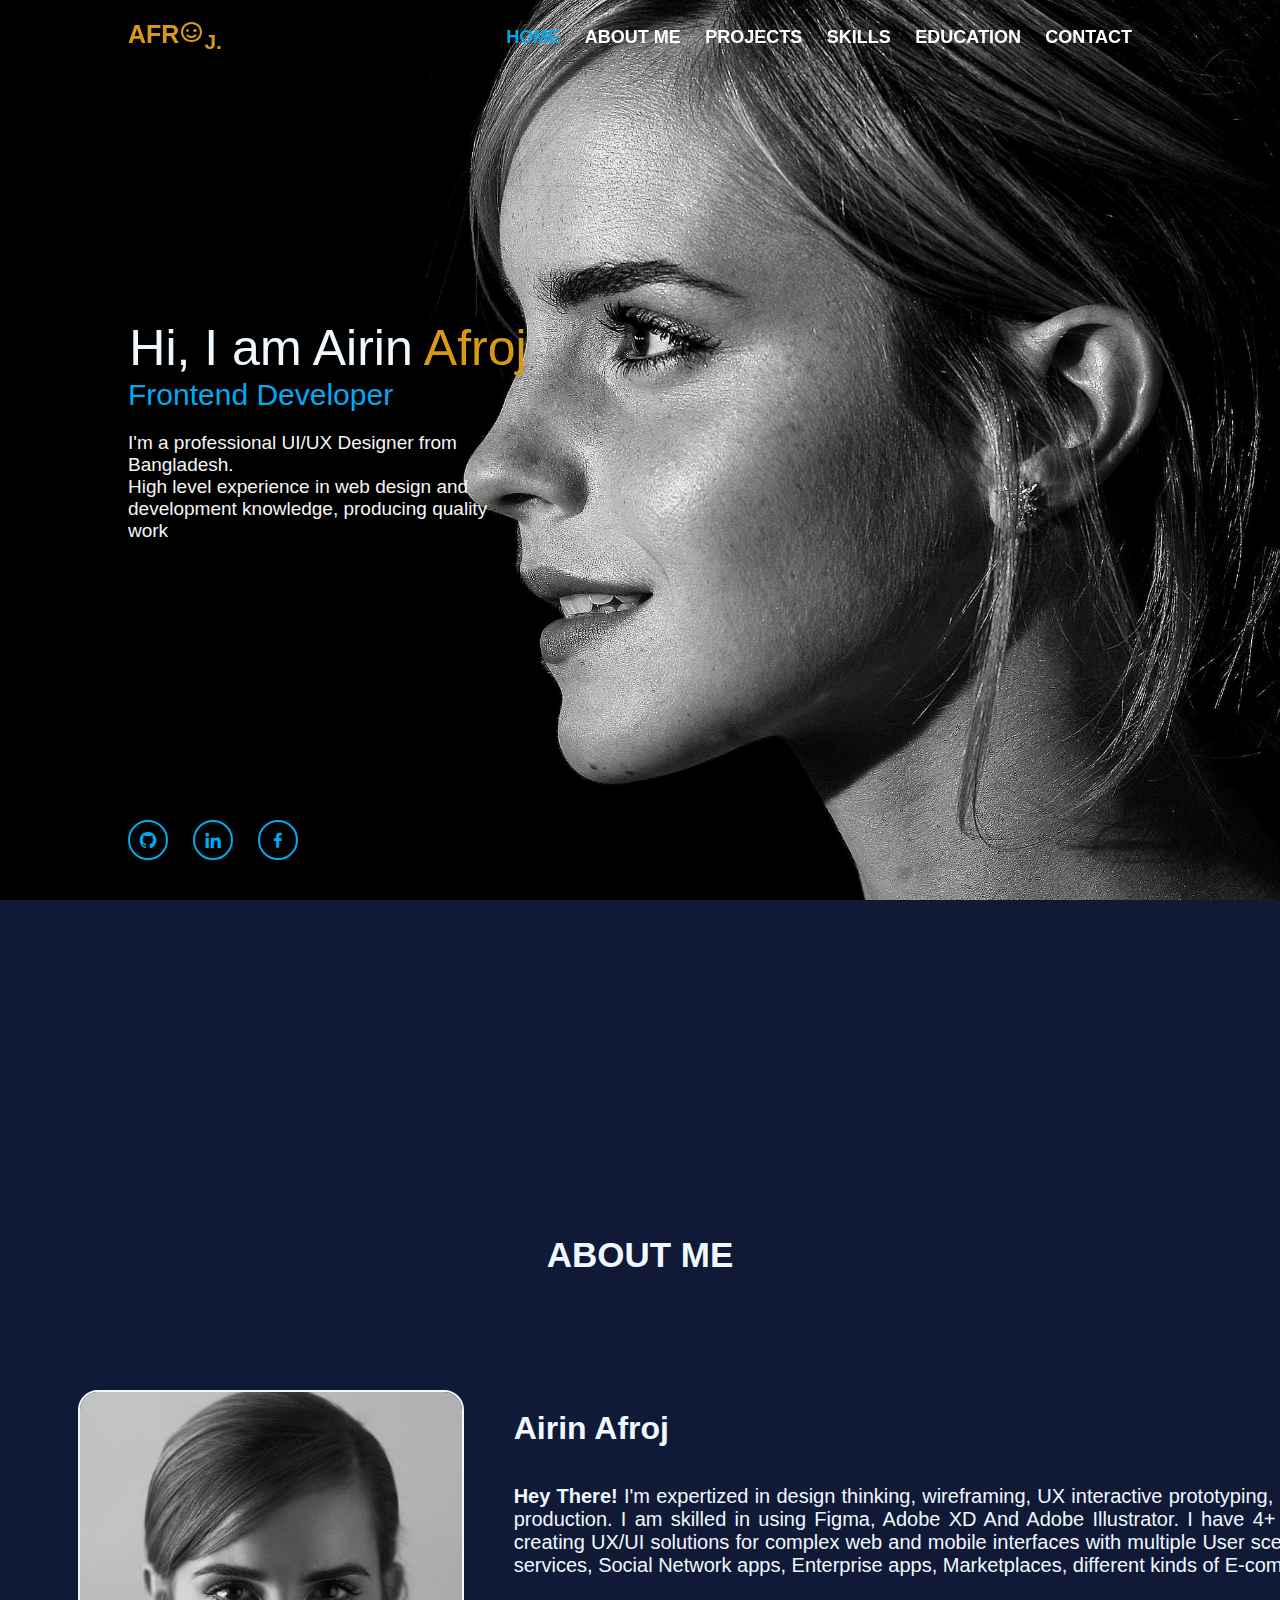
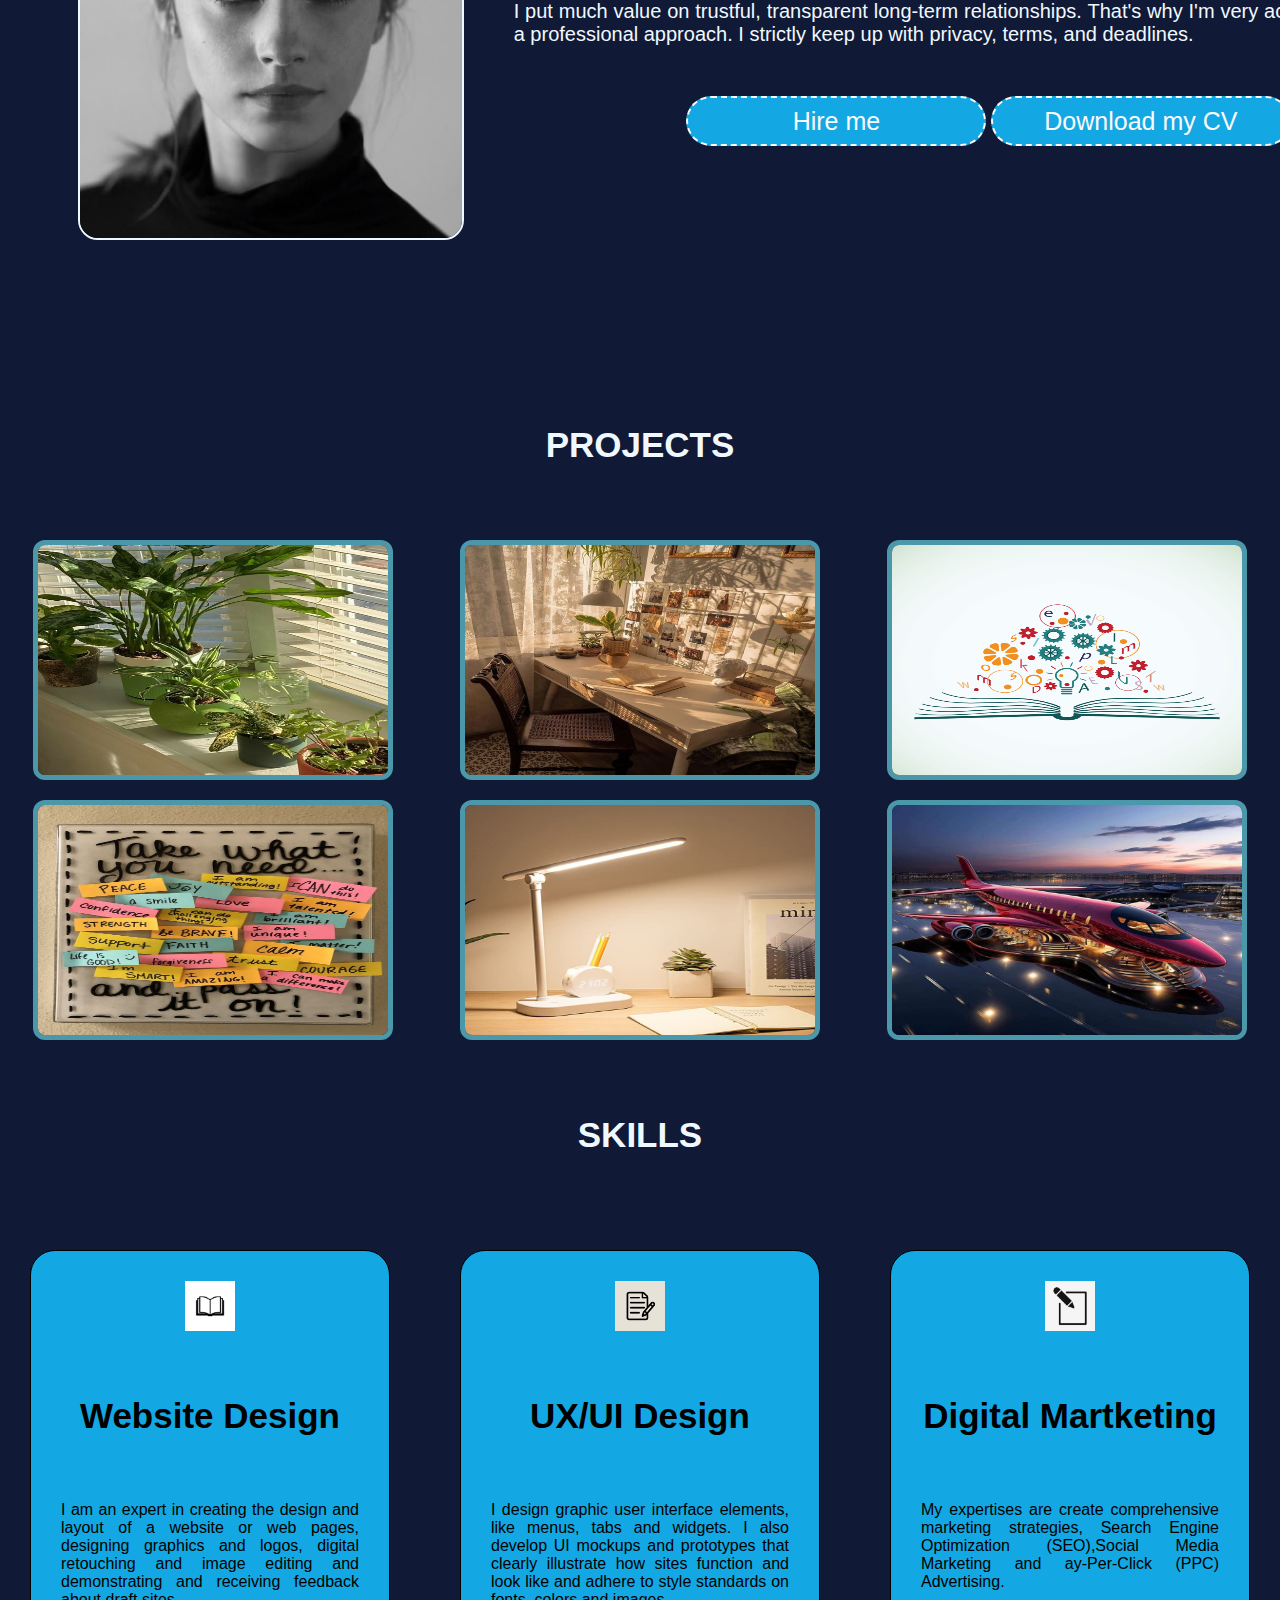
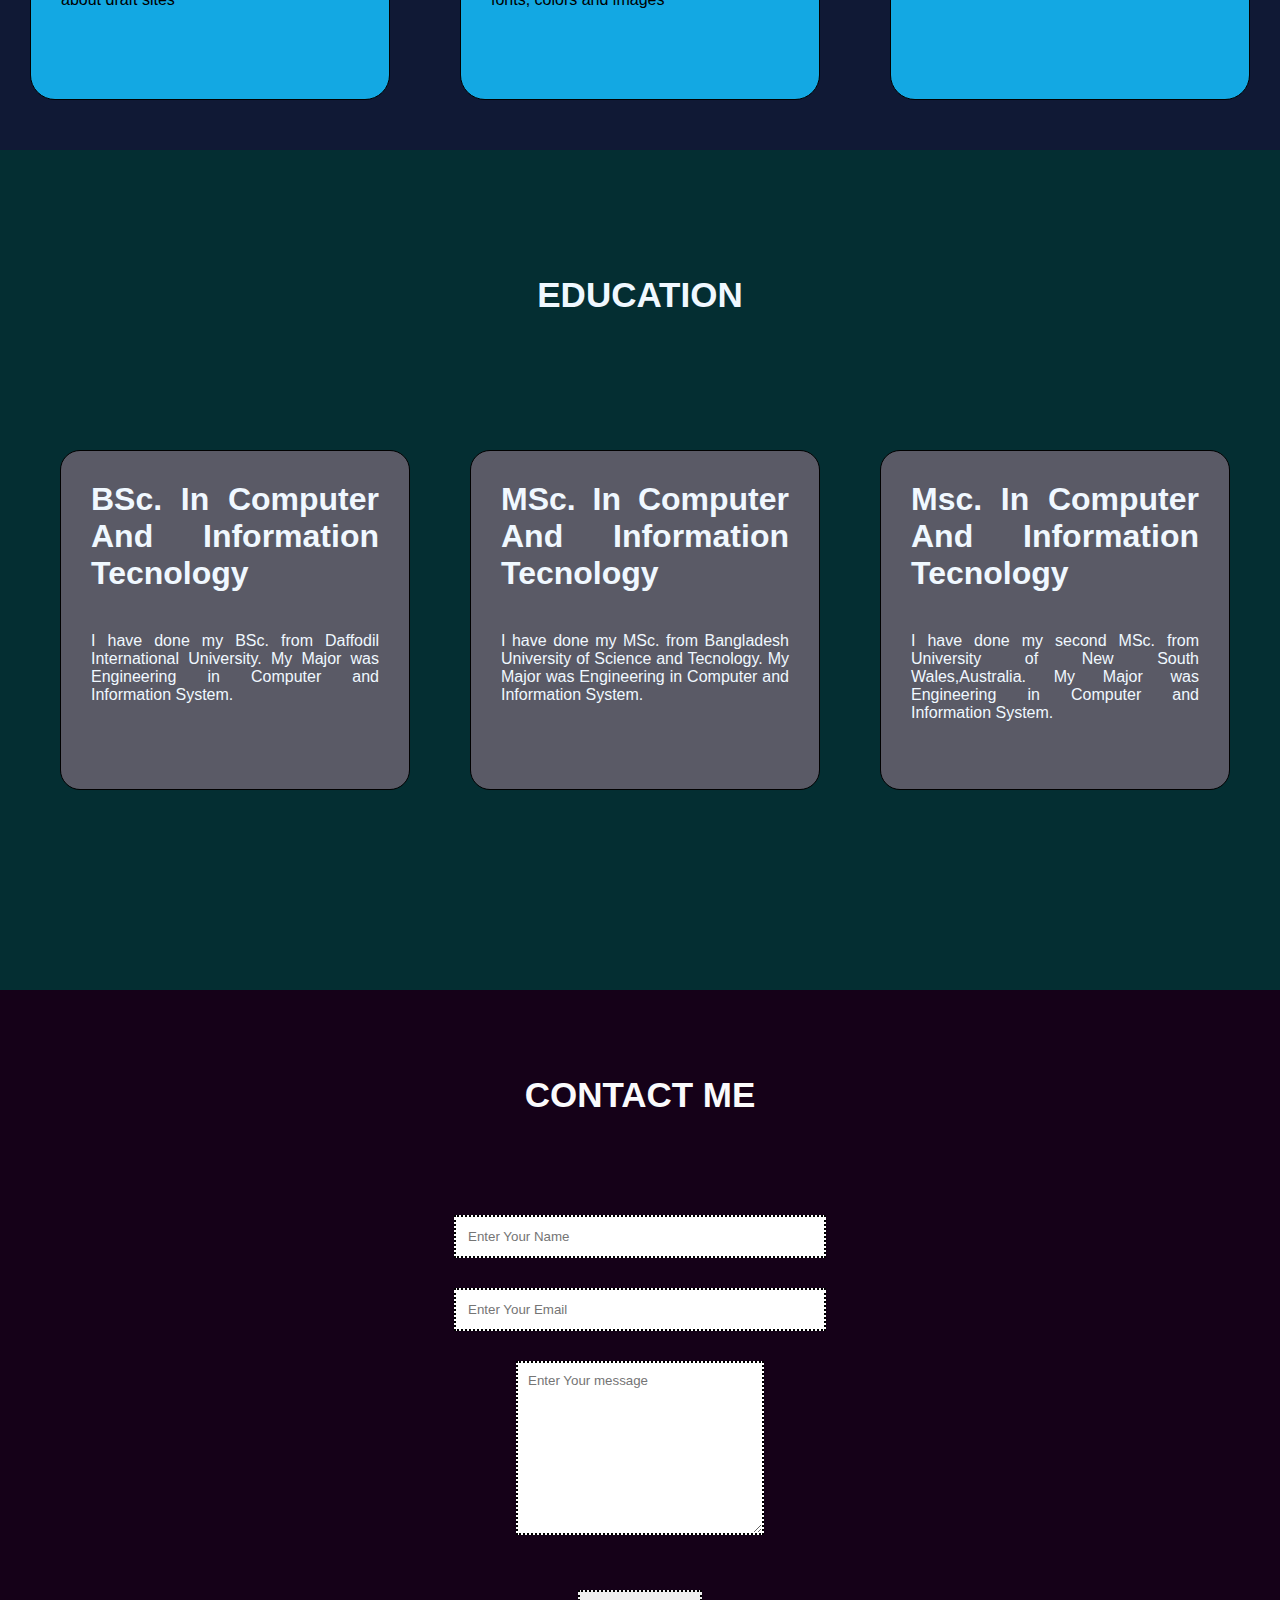
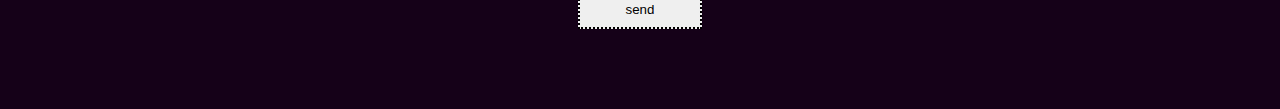
<file: index.html>
<!DOCTYPE html>
<html lang="en">

<head>
    <meta charset="UTF-8">
    <meta name="viewport" content="width=device-width, initial-scale=1.0">

    <title>Peronal portfolio</title>
    <link rel="stylesheet" href="my style.css">

    <link rel="stylesheet" media="screen and (max-width:900px)" href="my tablet.css ">

    <link href='https://unpkg.com/boxicons@2.1.4/css/boxicons.min.css' rel='stylesheet'>


</head>

<body>

    <header class="start">
        <a href="#" class="logo">AFR<i class='bx bx-smile'></i><sub><strong>J.</strong></sub></a>

        <nav class="navbar">

            <a href="#" class="active">HOME</a>
            <a href="#about">ABOUT ME</a>
            <a href="#projects">PROJECTS</a>
            <a href="#SkillS">SKILLS</a>
            <a href="#education">EDUCATION</a>
            <a href="#contact">CONTACT</a>

        </nav>
    </header>

    <section class="home">
        <div class="content">

            <h1 class="heading">Hi, I am Airin <span style="color:#d79a14;">Afroj</span></h1>
            <h3> Frontend Developer</h3>

            <p> I'm a professional UI/UX Designer from Bangladesh.
                <br>High level experience in web design
                and development knowledge,
                producing quality work
            </p>

        </div>

        <div class="icon">
            <a href="https://github.com/Airin93" target="_blank"> <i class='bx bxl-github'></i> </a>
            <a href="https://www.linkedin.com/in/airin-afroj-7952a6299/" target="_blank"> <i
                    class='bx bxl-linkedin'></i></a>
            <a href="https://www.facebook.com/airin.afroj.56" target="_blank"> <i class='bx bxl-facebook'></i> </a>

        </div>
    </section>

    <!-- About me section -->

    <section id="about">
        <h1 class="heading"> ABOUT ME </h1>

        <div id="pic">

            <img src="Emma Watson.jpg">

            <div id="intro">
                <h2>Airin Afroj</h2>

                <br>

                <p class="jhamela"><strong>Hey There!</strong> I'm expertized in design thinking, wireframing, UX
                    interactive prototyping, and final UI graphics
                    production. I am skilled in using Figma, Adobe XD And Adobe Illustrator.
                    I have 4+ years of experience creating UX/UI solutions for complex web and mobile interfaces with
                    multiple User scenarios such as Saas services, Social Network apps, Enterprise apps, Marketplaces,
                    different kinds of E-commerce, etc.

                    <br><br>I put much value on trustful, transparent long-term relationships. That's why I'm very
                    accurate in
                    performing a professional approach. I strictly keep up with privacy, terms, and deadlines.
                </p>

                <div class="button">
                    <a href="#connect">Hire me</a>
                    <a href="Aishi CV.pdf">Download my CV</a>
                </div>
            </div>
        </div>
    </section>

    <!-- project ection -->

    <section id="projects">
        <h1 class="heading"> PROJECTS</h1>
        <div class="gallery">

            <img src="img1.jpg">
            <img src="img2.jpg">
            <img src="img 3.jpg">
            <img src="img4.jpg">
            <img src="img5.jpg">
            <img src="img6.jpg">

        </div>

    </section>

    <!-- SKILL section -->

    <section id="SkillS">
        <h1 class="heading"> SKILLS</h1>
        <div class="row">
            <div class="box">

                <img src="skill1.jpg">

                <h1 class="heading"> Website Design</h1>
                <p>I am an expert in creating the design and layout of a website or web pages, designing graphics and
                    logos, digital retouching and image editing and demonstrating and receiving feedback about draft
                    sites</p>
            </div>

            <div class="box">
                <img src="skill2.jpg">
                <h1 class="heading"> UX/UI Design</h1>
                <p>I design graphic user interface elements, like menus, tabs and widgets.
                    I also develop UI mockups and prototypes that clearly illustrate how sites function and look like
                    and adhere to style standards on fonts, colors and images</p>

            </div>

            <div class="box">
                <img src="skill3.jpg">
                <h1 class="heading"> Digital Martketing</h1>
                <p>My expertises are create comprehensive marketing strategies, Search Engine Optimization (SEO),Social
                    Media Marketing and ay-Per-Click (PPC) Advertising.</p>

            </div>
        </div>
    </section>

    <!-- EDUCATION section -->

    <section id="education">
        <h1 class="heading">EDUCATION</h1>
        <div class="column">
            <div class="container">



                <h2> BSc. In Computer And Information Tecnology</h2>
                <p>I have done my BSc. from Daffodil International University.
                    My Major was Engineering in Computer and Information System.</p>
            </div>

            <div class="container">

                <h2> MSc. In Computer And Information Tecnology</h2>
                <p>I have done my MSc. from Bangladesh University of Science and Tecnology.
                    My Major was Engineering in Computer and Information System.</p>
            </div>

            <div class="container">

                <h2> Msc. In Computer And Information Tecnology</h2>
                <p>I have done my second MSc. from University of New South Wales,Australia.
                    My Major was Engineering in Computer and Information System.</p>
            </div>


        </div>
    </section>

    <!-- CONTACT section -->

    <section id="contact">

        <h1 class="heading"> CONTACT ME</h1>

        <form action="" class="form">

            <input type="text" name="name" class="input" placeholder="Enter Your Name">

            <input type="email" name="email" class="input" id="connect" placeholder="Enter Your Email">

            <textarea name="message" id="message" cols="40" rows="10" placeholder="Enter Your message"></textarea>
            <input type="submit" value="send" id="send">
            <!-- add email  -->

        </form>
    </section>

</body>

</html>
</file>
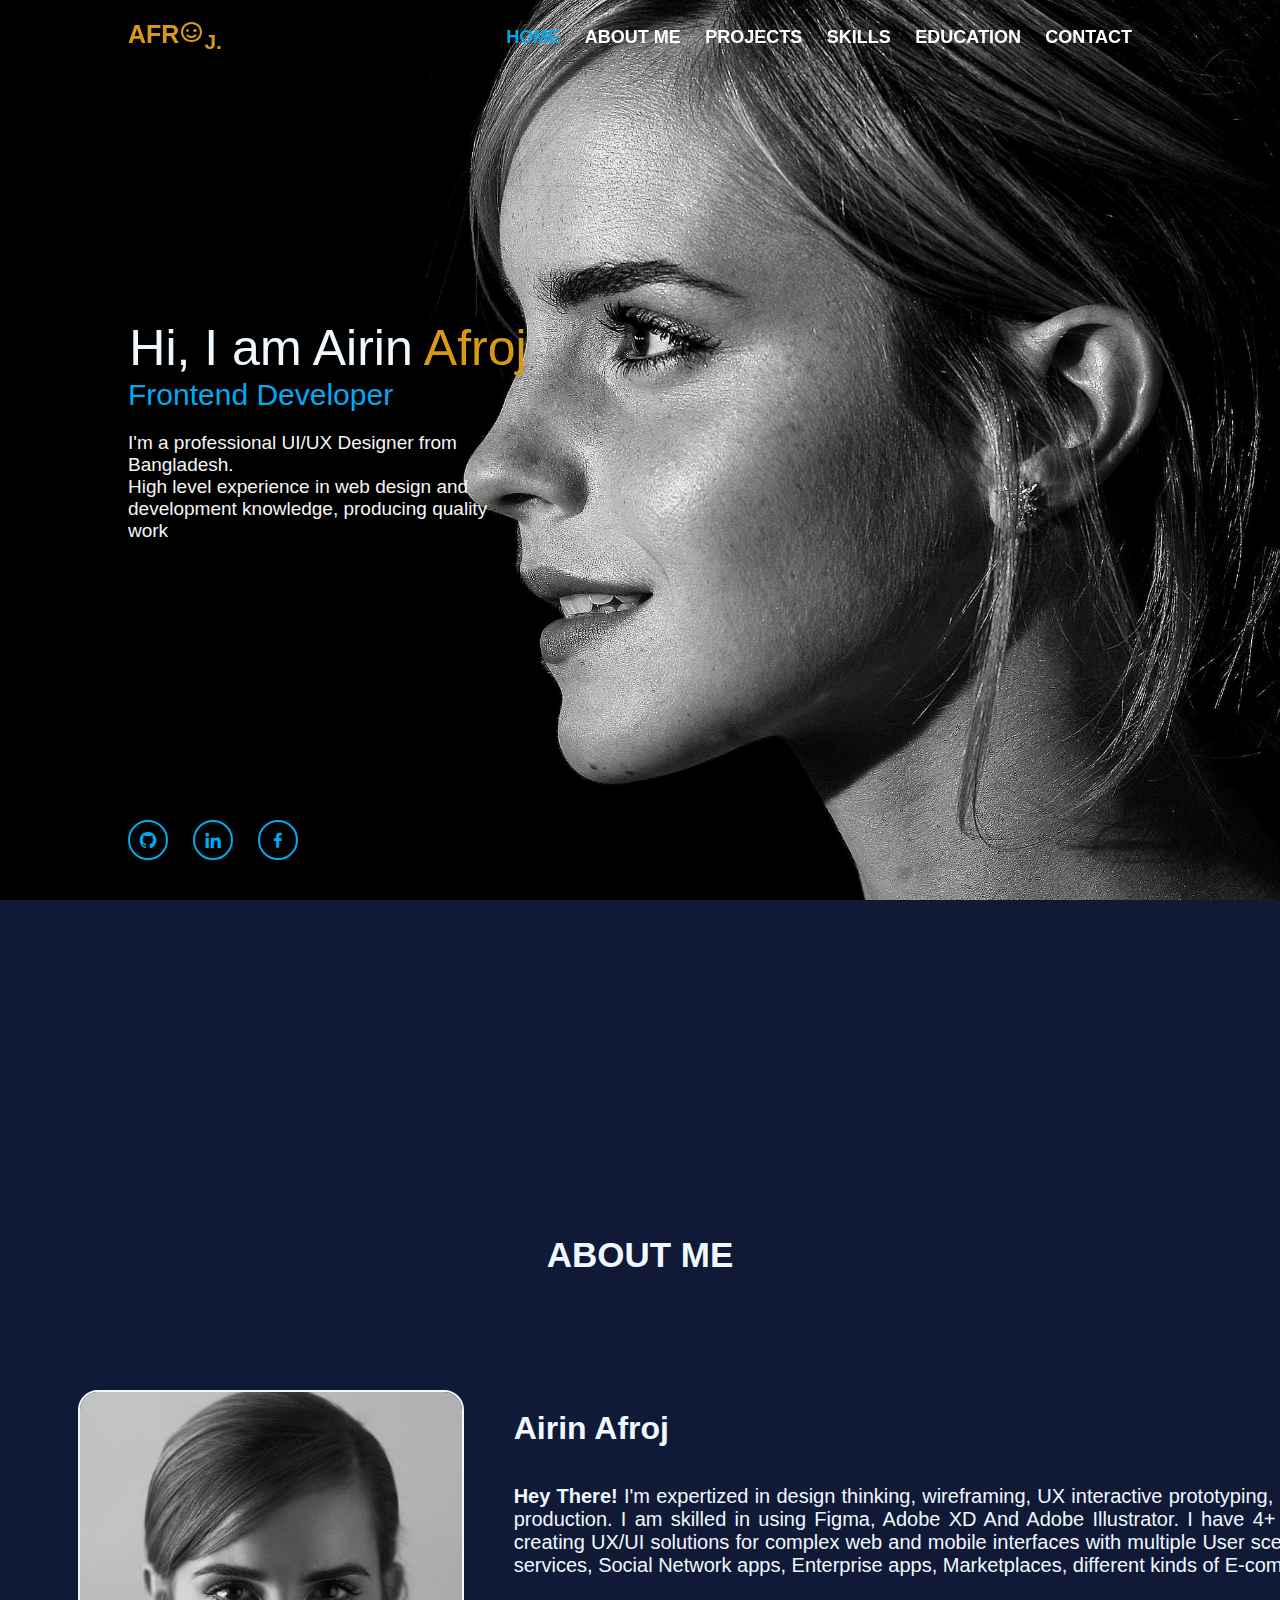
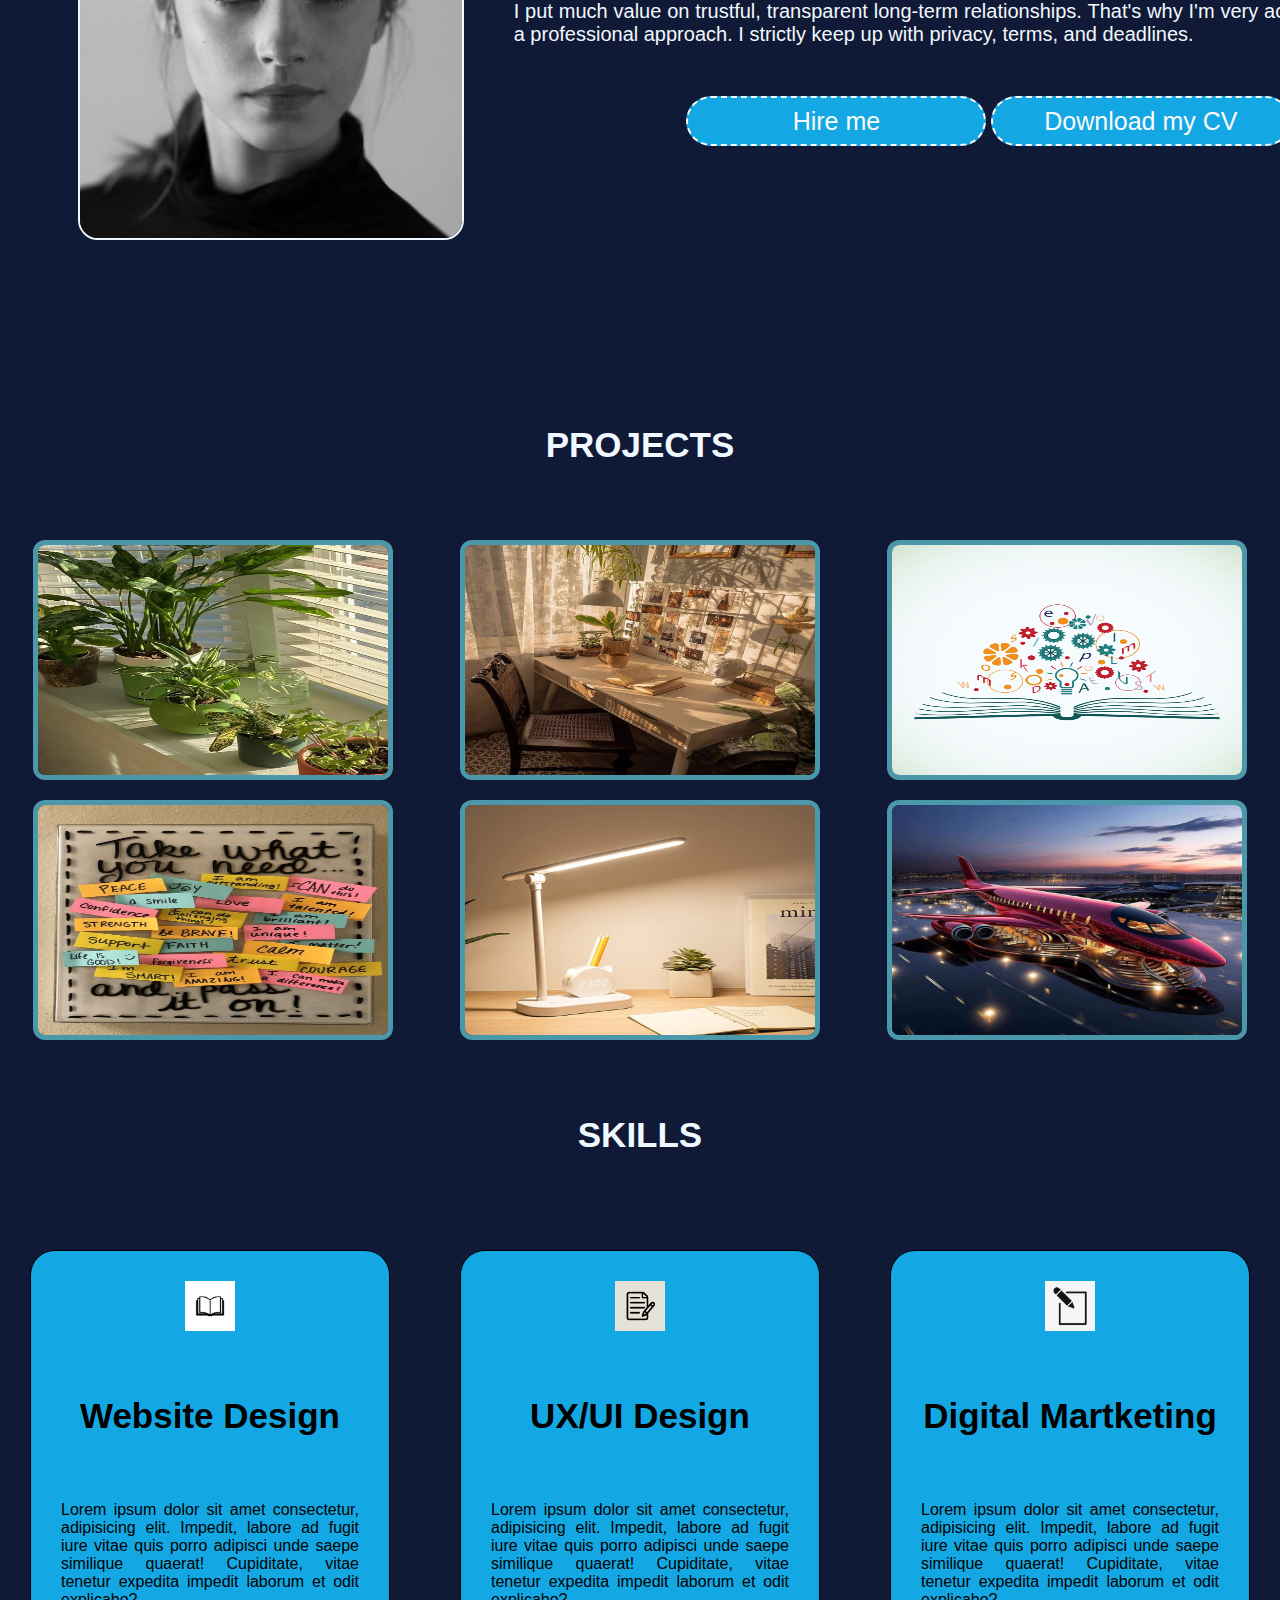
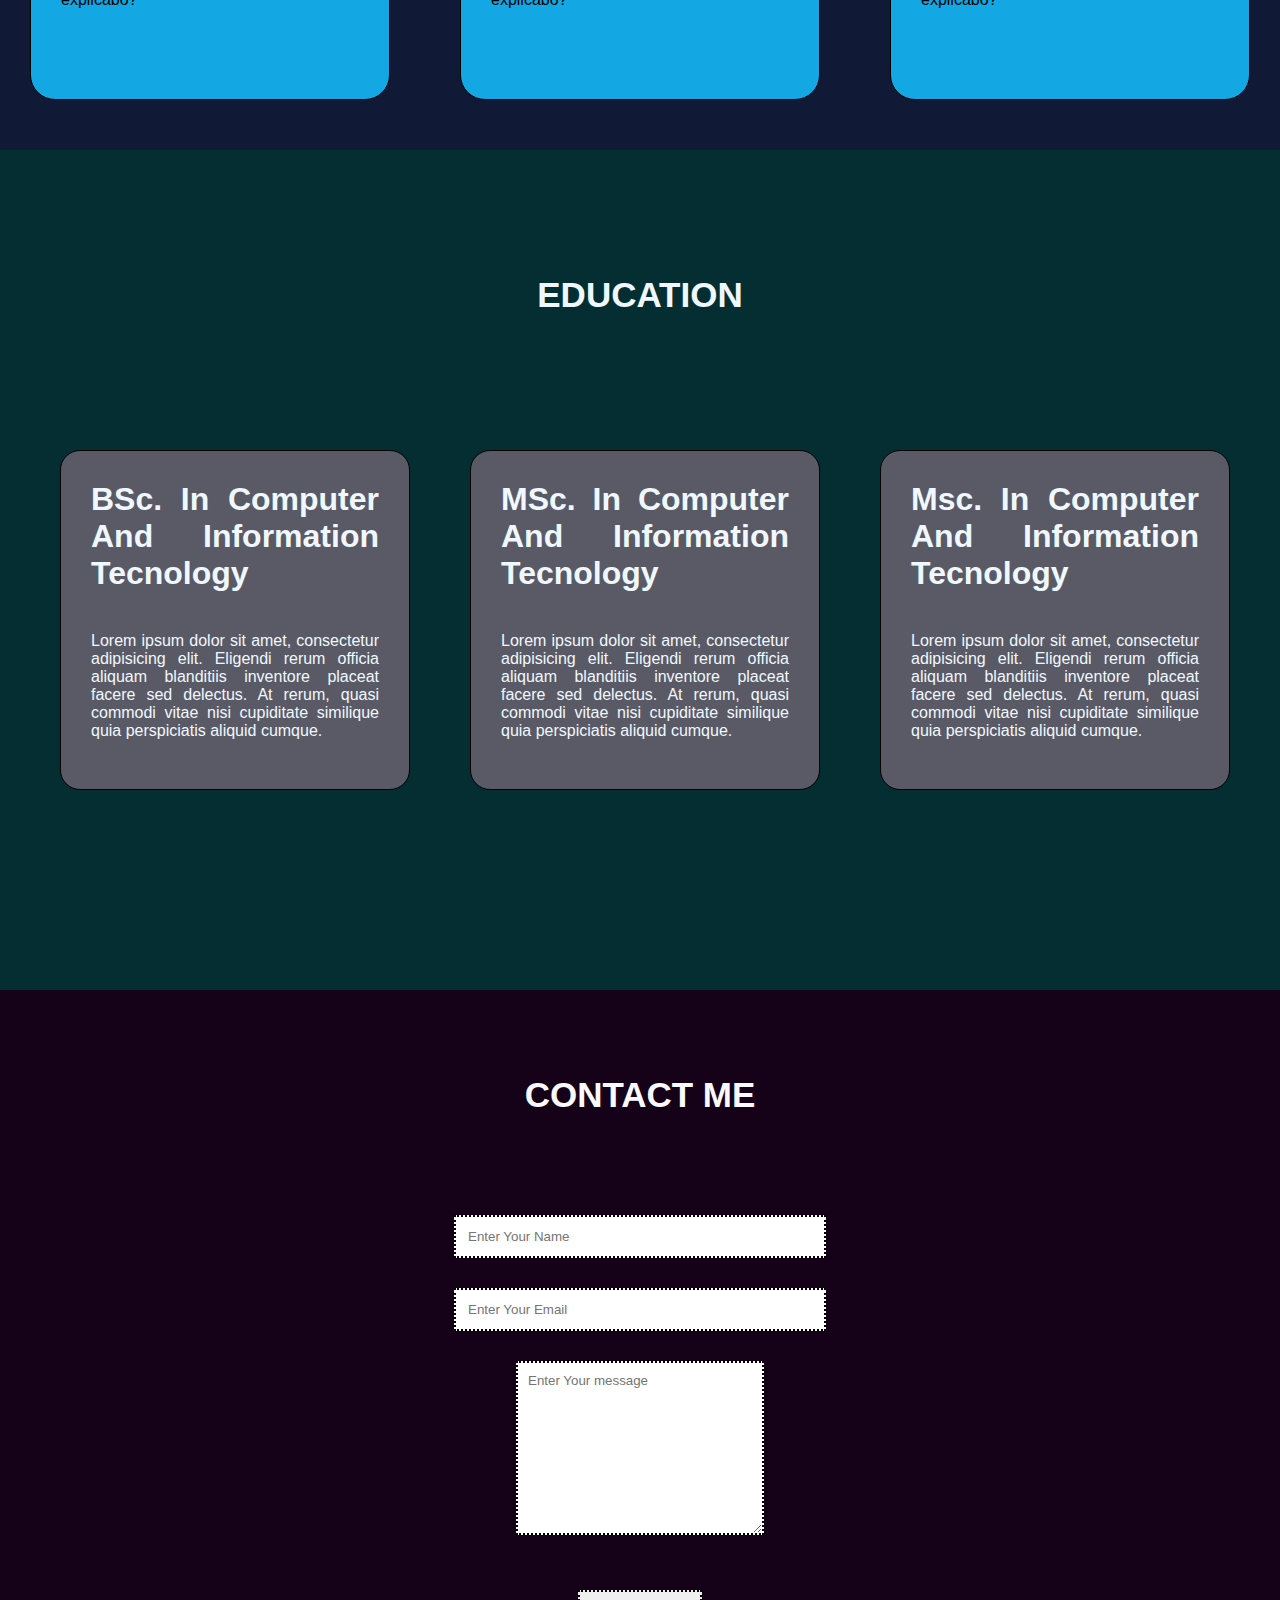
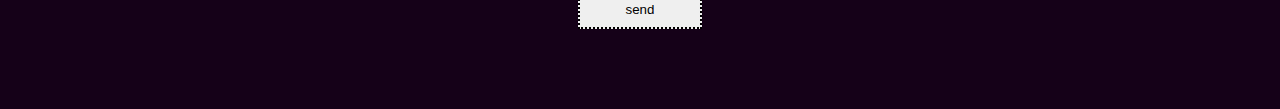
<file: skeleton.html>
<!DOCTYPE html>
<html lang="en">

<head>
    <meta charset="UTF-8">
    <meta name="viewport" content="width=device-width, initial-scale=1.0">

    <title>Peronal portfolio</title>
    <link rel="stylesheet" href="my style.css">

    <link rel="stylesheet" media="screen and (max-width:900px)" href="my tablet.css ">

    <link href='https://unpkg.com/boxicons@2.1.4/css/boxicons.min.css' rel='stylesheet'>


</head>

<body>

    <header class="start">
        <a href="#" class="logo">AFR<i class='bx bx-smile'></i><sub><strong>J.</strong></sub></a>

        <nav class="navbar">

            <a href="#" class="active">HOME</a>
            <a href="#about">ABOUT ME</a>
            <a href="#projects">PROJECTS</a>
            <a href="#SkillS">SKILLS</a>
            <a href="#education">EDUCATION</a>
            <a href="#contact">CONTACT</a>

        </nav>
    </header>

    <section class="home">
        <div class="content">

            <h1 class="heading">Hi, I am Airin <span  style="color:#d79a14;">Afroj</span></h1>
            <h3> Frontend Developer</h3>

            <p> I'm a professional UI/UX Designer from Bangladesh. 
                <br>High level experience in web design
                and development knowledge,
                producing quality work </p>

        </div>

        <div class="icon">
            <a href="https://github.com/Airin93" target="_blank"> <i class='bx bxl-github'></i> </a>
            <a href="https://www.linkedin.com/in/airin-afroj-7952a6299/" target="_blank"> <i
                    class='bx bxl-linkedin'></i></a>
            <a href="https://www.facebook.com/airin.afroj.56" target="_blank"> <i class='bx bxl-facebook'></i> </a>

        </div>
    </section>

    <!-- About me section -->

    <section id="about">
        <h1 class="heading"> ABOUT ME </h1>

        <div id="pic">

            <img src="Emma Watson.jpg">

            <div id="intro">
                <h2>Airin Afroj</h2> 

                <br>

                <p class="jhamela"><strong>Hey There!</strong> I'm expertized in design thinking, wireframing, UX interactive prototyping, and final UI graphics
                    production. I am skilled in using Figma, Adobe XD And Adobe Illustrator.
                    I have 4+ years of experience creating UX/UI solutions for complex web and mobile interfaces with
                    multiple User scenarios such as Saas services, Social Network apps, Enterprise apps, Marketplaces,
                    different kinds of E-commerce, etc.

                    <br><br>I put much value on trustful, transparent long-term relationships. That's why I'm very accurate in
                    performing a professional approach. I strictly keep up with privacy, terms, and deadlines.
                </p>

                <div class="button">
                    <a href="#connect">Hire me</a>
                    <a href="Aishi CV.pdf">Download my CV</a>
                </div>
            </div>
        </div>
    </section>

    <!-- project ection -->

    <section id="projects">
        <h1 class="heading"> PROJECTS</h1>
        <div class="gallery">

            <img src="img1.jpg">
            <img src="img2.jpg">
            <img src="img 3.jpg">
            <img src="img4.jpg">
            <img src="img5.jpg">
            <img src="img6.jpg">

        </div>

    </section>

    <!-- SKILL section -->

    <section id="SkillS">
        <h1 class="heading"> SKILLS</h1>
        <div class="row">
            <div class="box">

                <img src="skill1.jpg">

                <h1 class="heading"> Website Design</h1>
                <p>Lorem ipsum dolor sit amet consectetur, adipisicing elit. Impedit, labore ad fugit iure vitae quis
                    porro adipisci unde saepe similique quaerat! Cupiditate, vitae tenetur expedita impedit laborum et
                    odit explicabo?</p>
            </div>

            <div class="box">
                <img src="skill2.jpg">
                <h1 class="heading"> UX/UI Design</h1>
                <p>Lorem ipsum dolor sit amet consectetur, adipisicing elit. Impedit, labore ad fugit iure vitae quis
                    porro adipisci unde saepe similique quaerat! Cupiditate, vitae tenetur expedita impedit laborum et
                    odit explicabo?</p>

            </div>

            <div class="box">
                <img src="skill3.jpg">
                <h1 class="heading"> Digital Martketing</h1>
                <p>Lorem ipsum dolor sit amet consectetur, adipisicing elit. Impedit, labore ad fugit iure vitae quis
                    porro adipisci unde saepe similique quaerat! Cupiditate, vitae tenetur expedita impedit laborum et
                    odit explicabo?</p>

            </div>
        </div>
    </section>

    <!-- EDUCATION section -->

    <section id="education">
        <h1 class="heading">EDUCATION</h1>
        <div class="column">
            <div class="container">

          

                <h2> BSc. In Computer And Information Tecnology</h2>
                <p>Lorem ipsum dolor sit amet, consectetur adipisicing elit. Eligendi rerum officia aliquam blanditiis
                    inventore placeat facere sed delectus. At rerum, quasi commodi vitae nisi cupiditate similique quia
                    perspiciatis aliquid cumque.</p>
            </div>

            <div class="container">
                
                <h2> MSc. In Computer And Information Tecnology</h2>
                <p>Lorem ipsum dolor sit amet, consectetur adipisicing elit. Eligendi rerum officia aliquam blanditiis
                    inventore placeat facere sed delectus. At rerum, quasi commodi vitae nisi cupiditate similique quia
                    perspiciatis aliquid cumque.</p>
            </div>

            <div class="container">
              
                <h2> Msc. In Computer And Information Tecnology</h2>
                <p>Lorem ipsum dolor sit amet, consectetur adipisicing elit. Eligendi rerum officia aliquam blanditiis
                    inventore placeat facere sed delectus. At rerum, quasi commodi vitae nisi cupiditate similique quia
                    perspiciatis aliquid cumque.</p>
            </div>


        </div>
    </section>

    <!-- CONTACT section -->

    <section id="contact">

        <h1 class="heading"> CONTACT ME</h1>

        <form action="" class="form">

            <input type="text" name="name" class="input" placeholder="Enter Your Name">

            <input type="email" name="email" class="input" id="connect" placeholder="Enter Your Email">

            <textarea name="message" id="message" cols="40" rows="10" placeholder="Enter Your message"></textarea>
            <input type="submit" value="send" id="send"> 
            <!-- add email  -->

        </form>
    </section>

</body>

</html>
</file>
<file: my style.css>
*{
    margin: 0;
    padding: 0;
    box-sizing: border-box;
    font-family: 'Poppins', sans-serif;

}

html{
    scroll-behavior:smooth;
}

body{
    
    background:#101935;
    color: aliceblue;
}
   

.start{
    position: fixed;
    top: 0;
    left: 0;
    width: 100%;
    padding: 20px 10%;
    background: transparent;
    display: flex;
    justify-content: space-between;
    align-items: center;
    z-index: 100;
    
}
.logo{
    font-size: 25px;
    color:#d79a14;
    text-decoration: none;
    font-weight: 600;
}

.navbar a{
font-size: 18px;
 color: white; 
text-decoration: none;
font-weight: bold;
margin-right: 20px;
}

.navbar a:hover,
.navbar a.active {
    color: #00abf0; 
}


.home{
    height: 100vh;
    display: flex;
    align-items: center;
    padding: 0 10%; 
    background-image: url( emma\ 1.jpg);
    background-repeat: no-repeat;
    background-size: cover;
    background-position: center ;
   
}

.content{ 
    max-width: 400px;
   

}

.content h1{
    font-size:50px;
    font-weight: 200;
    line-height: 1.2;
}
.content h3{
    font-size: 30px;
    font-weight: 400;
     /* color:#d37a07  ; */
     color: #00abf0;
    
}
.content p{
    font-size: 19px;
    font-weight: 400;
    color: #f5f5f8;
    margin: 20px 0 40px;
   
}


.icon{
    position: absolute;
    display: flex;
    justify-content: space-between;
    bottom: 40px;
    width: 170px;
    
}
.icon a{
    display: inline-flex;
    position: relative;
    align-items: center;
    justify-content: center;
    width: 40px;
    height: 40px;
    background: transparent;
    border: 2px solid #00abf0;
    border-radius: 50%;
    font-size: 20px;
    color: #00abf0;
    text-decoration: none;
    z-index: 1;
    overflow: hidden;
    transition: .5s;
}

.icon a:hover{
    color: #081b29;

}

.icon a::before{
    content: '';
    position: absolute;
    top: 0;
    left: 0;
    width: 0;
    height: 100%;
    background:#00abf0;
    z-index: -1;
    transition: .5s;
}
.icon a:hover::before{
    width: 100%;
}


/* ABOUT me section */

#about{
    display: flex;
    flex-direction: column;
    box-sizing: border-box;
    padding: 20px;
    margin-bottom: 50px;
    margin-top: 250px;
}

 .heading{
    text-align: center; 
    font-size: 35px;
    line-height: 170px ;            
}

#pic{
    display: flex;
    margin-left: 8px;
    padding:50px;
}

#pic img{
    width: 575px;
    height: 450px;
    border: 2px solid;
    border-radius: 20px;
}
#intro{
    display: flex;
    flex-direction: column;
    text-align:justify;
    padding: 20px;
    margin-left: 30px;
    max-width: 1000px;
}
#intro h2{
    font-size: 2rem;
    margin-bottom: 20px;
}
#intro p{
    display: inline;
    font-size: 20px;
    font-weight: 500;
}

.button{
    width: 950px;
    height: 20px;
    background: transparent;
    text-align: center;
    margin-bottom: 10px;
    margin-top: 50px;
  
 
}

.button a{
    position: relative;
    display:inline-flex;
    justify-content: center;
    align-items:center;
    width: 300px;
    height: 50px;
    background:  #13a8e3; 
  
    border: 2px solid;
    border-style: dashed;
    border-radius: 25px;
    font-size: 25px;
    color: #fafafc;
    text-decoration: none;
    
}
.button a:hover{
    background:  #f4f4f9;
    color: #162997;
}

  /* project section */


#PROJECTS{
    display: flex;
    flex-direction: column;
    background-color: #101935;
    color: white;
    align-items: center;
    padding: 20px;
    
}

.gallery{
    display: flex;
    flex-wrap: wrap;
    justify-content:space-around;
    box-sizing: border-box;
  
}

.gallery img{
    width: 360px;
    height: 240px;
    margin: 10px;
    border: 5px solid #4a98a9;
    border-radius: 12px;

}

       /* SKILL section */

#skill{
    display: flex;
    flex-direction: column;
    padding: 20px; 

}

.row{
    display: flex;
    color: black;
    flex-wrap: wrap;
    box-sizing: border-box;
    justify-content: space-between;
    
}
.box{
    display: flex;
    flex-direction: column;
    width: 360px;
    height: 450px;
    border: 1px solid black;
    margin: 30px;
    align-items: center;
    text-align: justify;
    padding: 30px;
    border-radius: 25px;
    background: linear-gradient(to top, #546d8f, 50%,   #13a8e3 50%);
    background-size: 100% 200%;
    margin-bottom: 50px;
    transition: all .8s;
}
 .box:hover{
    background-position: left bottom;
    color: white;
    border: none;
    box-shadow: 0,0,20px #1058d3;
}
.box img{
    height: 50px;
}

/* EDUCATION section */

#education{
    display: grid;
    /* -direction: column; */
    background-color: #042e32;
}
#education h1{
    margin: 60px;
}
.column{
    display: grid;
    grid-template-columns:auto auto auto;
    padding-left: 50px;
}

.container{
    display:flex;
    flex-direction: column;
    width: 350px;
    height: 340px;
    border: 1px solid black;
    margin: 10px;
    align-items: center;
    text-align:justify;
    padding: 30px;
    border-radius: 20px;
    background: linear-gradient(to top, #8B9EB7, 50%,   #5A5A66 50%);
    background-size: 100% 200%;
    margin-bottom: 200px;
    transition: all .9s;
    /* background: linear-gradient(to top, #6C7558, 50%,   #5A5A66 50%); */
}
 .container:hover{
    background-position: left bottom;
    /* color: black; */

    color: #2e062d;
    border: none;
    box-shadow: 0,0,20px #3e6097;
}
.container h2{
    color: #F7ECE19;
    font-size: 2rem;
    margin-bottom: 40px;
}

/* contact section */

#contact{
    display: flex;
    flex-direction: column;
    box-sizing: border-box;
    background-color: #150118;
    color: #fafafc;
    padding: 20px;

}
.form{
    display: flex;
    flex-direction: column;
    box-sizing: border-box;
    align-items: center;
    margin: 20px 0px;

}
.input{
    padding: 12px;
    margin: 15px;
    width: 30%;
    outline: none;
    border: 2px solid;
    border-style: dotted;
}
#message{
    padding: 10px;
    margin: 15px;
    width: 20%;
    outline:none;

    border: 2px solid;
    border-style: dotted;
}
#send{
    padding: 10px;
    margin: 40px;
    width: 10%;
    outline: none;

    border: 2px solid;
    border-style: dotted;
}
#send:hover{
    cursor:alias;
    box-shadow: 0 0 10px white;
}
</file>
<file: my tablet.css>
/* body{
    flex-direction: column;
    align-items: center;
} */
.start{
    background: #0d3f54;
    padding: 0;
    visibility: hidden;
}

.logo {
  color: white;
  font-size: 30px;
}


nav{

    display: flex;
    flex-direction: column;
    align-items:start;
    /* margin-left: 10px; */
    padding-right: 200px;

}


.navbar a{
    
 font-weight: 100;  
 flex-wrap: wrap;
 justify-content:space-evenly;
 margin-right: 30px;


}


/* heading */
.heading{
    font-size: 1.5rem;

}


/* about */

#pic{
    flex-direction: column;
    align-items: center;
   
}

#pic img{
    width: 475px;
    height: 300px;
}

#intro h2{
    text-align: center;
    padding: 10px;

}
.jhamela {
    margin-left: 310px;
    margin-right:380px;

}
.button a{
    width: 150px ;
    font-size: 10px;
    padding: 40px;
    text-align:left;

    
}


/* skill section */

.box{
    padding: 50px;
    width: 295px;
    height: 670px;
}

/* education */
#education{
    padding:0;
    display: inline;
    text-align: center;
    
}
.column{
    display: grid;
    grid-template-columns: 0;
    /* padding-left: 0; */
    width: 10px;
   
}
.container{
    display:flex;
    flex-direction: column;
    width: 220px;
    height: 520px;
    
}

/* project */

.gallery{
    margin-right: 10px;
}


.gallery img{
    width: 360px;
    height: 240px;
    margin-left: 0px;
    border: 5px solid #4a98a9;
    border-radius: 12px;
}


/* contact */

.input{
    width: 60%;
}
#message{
    width: 20%;
}
#send{
    width: 20%;
}
</file>
